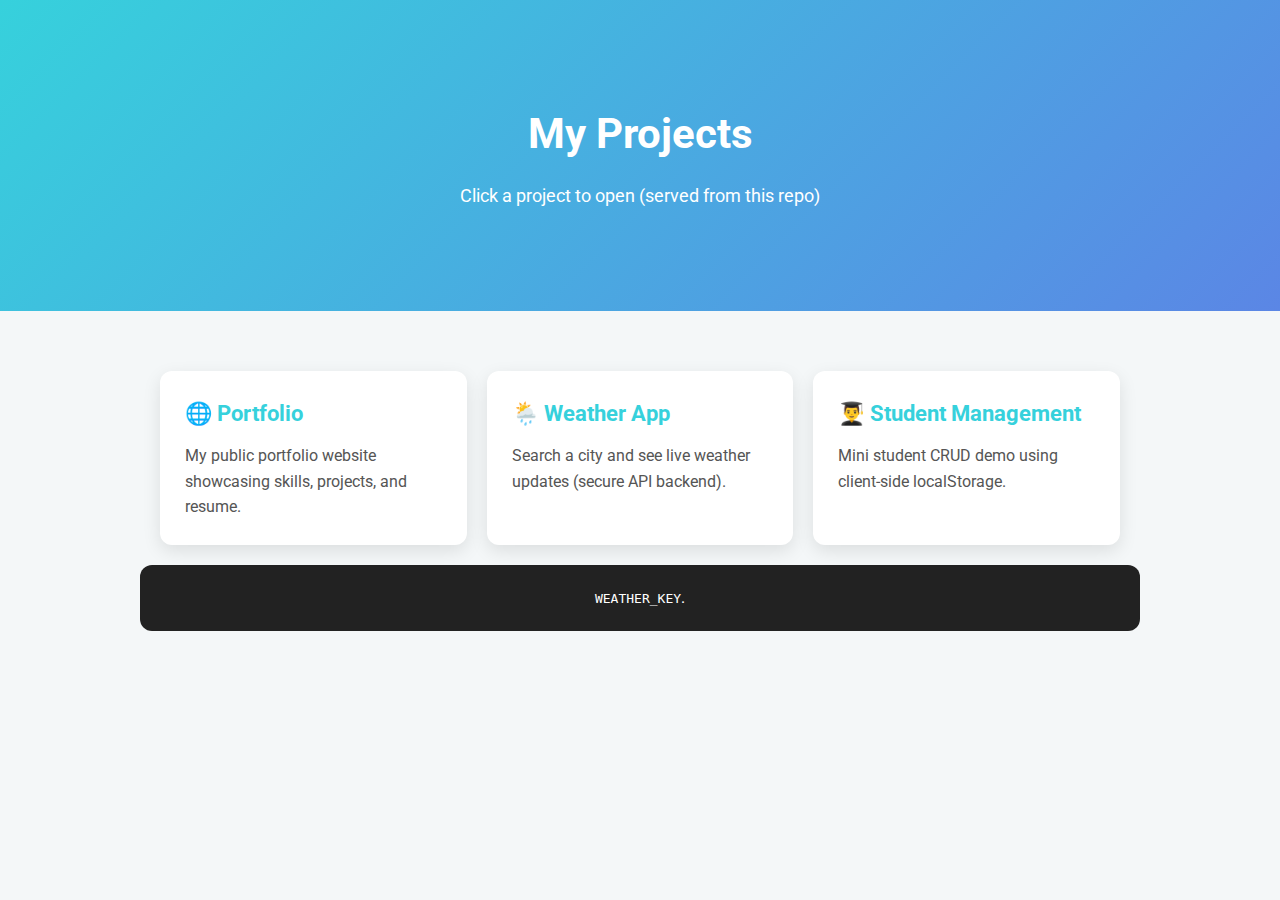
<file: index.html>
<!DOCTYPE html>
<html lang="en">
<head>
  <meta charset="UTF-8" />
  <meta name="viewport" content="width=device-width, initial-scale=1" />
  <title>My Projects | Mahil Dev</title>
  <link href="https://fonts.googleapis.com/css2?family=Roboto:wght@400;700&display=swap" rel="stylesheet">
  <style>
    * { box-sizing: border-box; margin: 0; padding: 0; }
    body { font-family: 'Roboto', sans-serif; background: #f4f7f8; color: #333; line-height: 1.6; }
    a { text-decoration: none; color: inherit; }

    /* Header */
    .hero { background: linear-gradient(135deg, #36d1dc, #5b86e5); color: #fff; padding: 80px 20px; text-align: center; }
    .hero h1 { font-size: 42px; margin-bottom: 15px; }
    .hero p { font-size: 18px; }

    /* Container */
    .container { max-width: 1000px; margin: 0 auto; padding: 20px; }

    /* Grid */
    .grid { display: grid; grid-template-columns: repeat(auto-fit, minmax(280px, 1fr)); gap: 20px; margin-top: 40px; }

    /* Cards */
    .card { background: #fff; padding: 25px; border-radius: 12px; box-shadow: 0 6px 18px rgba(0,0,0,0.1); transition: transform 0.3s, box-shadow 0.3s; }
    .card:hover { transform: translateY(-5px); box-shadow: 0 10px 25px rgba(0,0,0,0.15); }
    .card h2 { margin-bottom: 12px; font-size: 22px; color: #36d1dc; }
    .card p { font-size: 16px; color: #555; }

    /* Footer */
    footer { text-align: center; padding: 25px 20px; margin-top: 50px; background: #222; color: #fff; border-radius: 12px; }
    footer a { color: #36d1dc; transition: 0.3s; }
    footer a:hover { text-decoration: underline; }

    /* Responsive */
    @media(max-width: 600px){
      .hero h1 { font-size: 32px; }
      .card h2 { font-size: 20px; }
      .card p { font-size: 14px; }
    }
  </style>
</head>
<body>

  <!-- Header -->
  <header class="hero">
    <div class="container">
      <h1>My Projects</h1>
      <p>Click a project to open (served from this repo)</p>
    </div>
  </header>

  <!-- Main Grid -->
  <main class="container grid">
    <a class="card" href="portfolio/" target="_blank">
      <h2>🌐 Portfolio</h2>
      <p>My public portfolio website showcasing skills, projects, and resume.</p>
    </a>

    <a class="card" href="weather-app/" target="_blank">
      <h2>🌦️ Weather App</h2>
      <p>Search a city and see live weather updates (secure API backend).</p>
    </a>

    <a class="card" href="student-management/" target="_blank">
      <h2>👨‍🎓 Student Management</h2>
      <p>Mini student CRUD demo using client-side localStorage.</p>
    </a>
  </main>

  <!-- Footer -->
  <footer class="container">
    <p> <code>WEATHER_KEY</code>.</p>
  </footer>

</body>
</html>
</file>
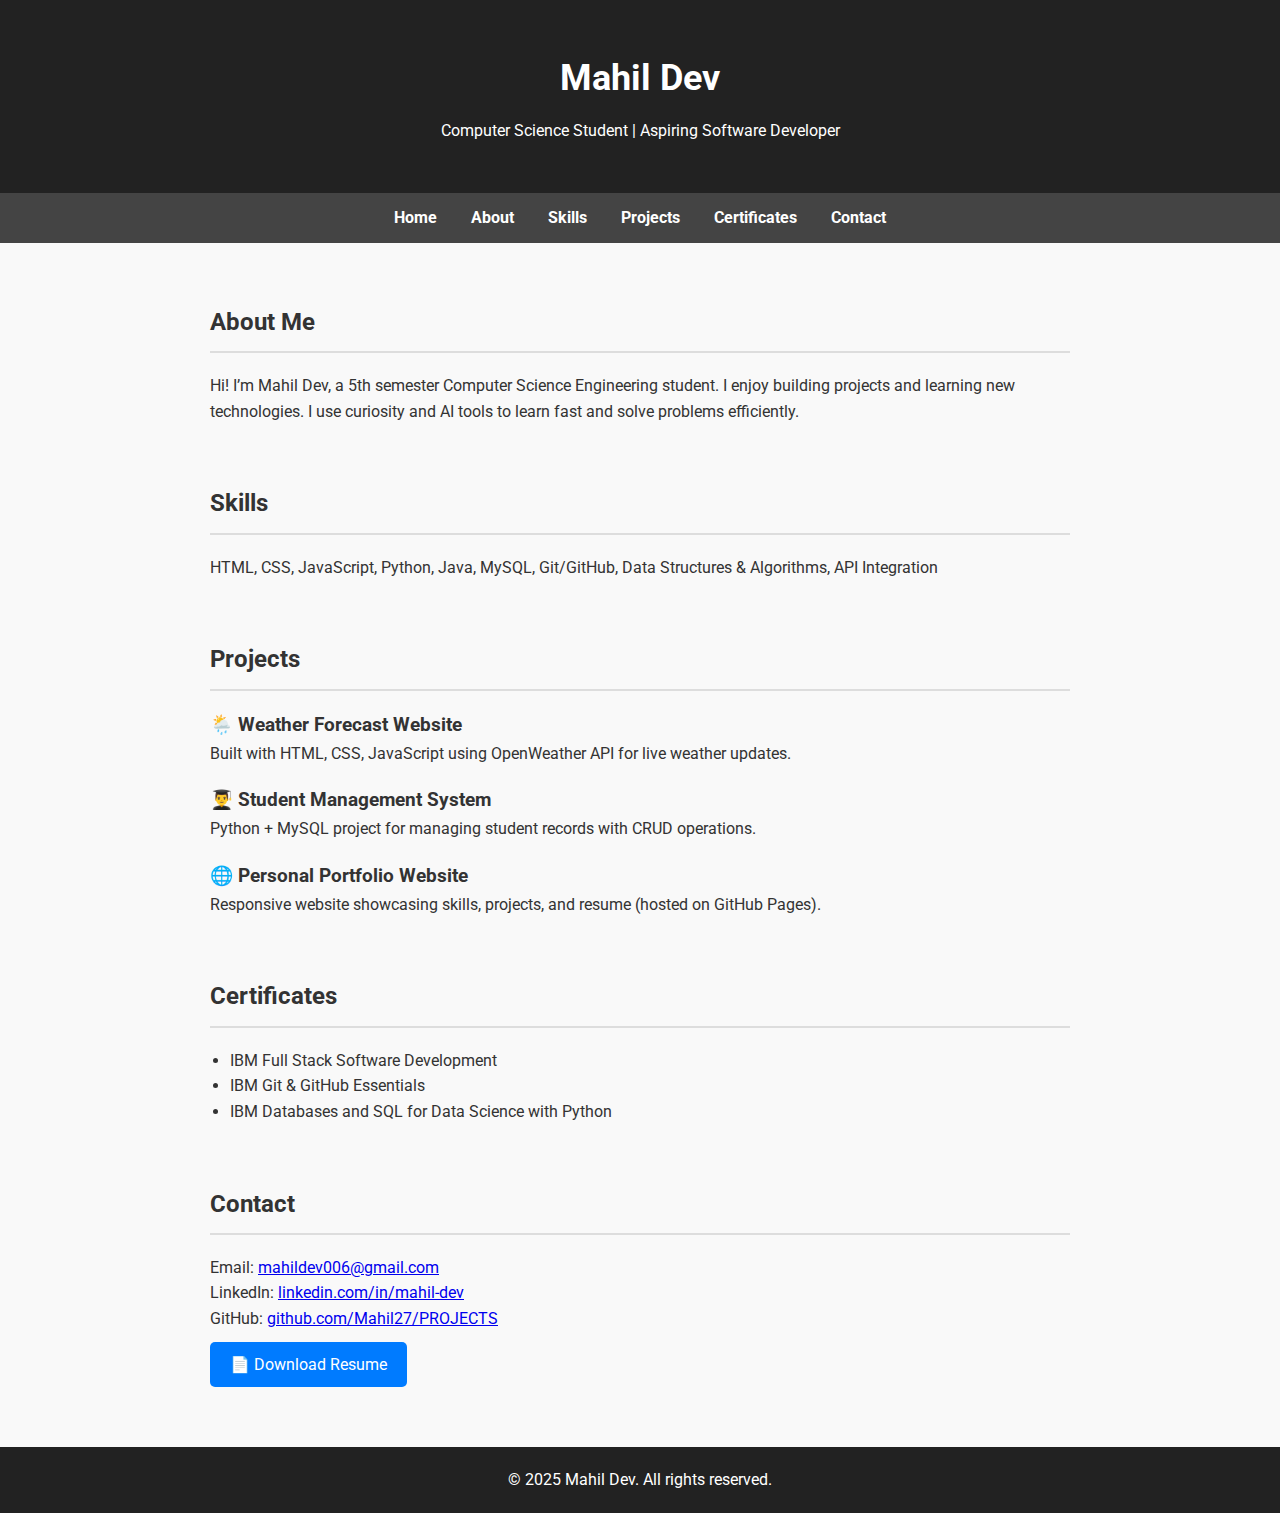
<file: Portfolio/index.html>
<!DOCTYPE html>
<html lang="en">
<head>
  <meta charset="UTF-8">
  <meta name="viewport" content="width=device-width, initial-scale=1.0">
  <title>Mahil Dev | Portfolio</title>
  <link href="https://fonts.googleapis.com/css2?family=Roboto:wght@400;700&display=swap" rel="stylesheet">
  <style>
    * { box-sizing: border-box; margin: 0; padding: 0; }
    body { font-family: 'Roboto', sans-serif; background: #f9f9f9; color: #333; line-height: 1.6; scroll-behavior: smooth; }
    header { background: #222; color: #fff; text-align: center; padding: 50px 20px; }
    header h1 { font-size: 36px; margin-bottom: 10px; }
    header p { font-size: 16px; }
    nav { text-align: center; background: #444; padding: 12px; position: sticky; top: 0; z-index: 100; }
    nav a { color: #fff; margin: 0 15px; text-decoration: none; font-weight: bold; }
    nav a:hover { text-decoration: underline; }
    section { max-width: 900px; margin: 60px auto; padding: 0 20px; }
    h2 { border-bottom: 2px solid #ddd; padding-bottom: 10px; margin-bottom: 20px; }
    .project, .certificate { margin-bottom: 20px; }
    .btn { display: inline-block; background: #007BFF; color: #fff; padding: 10px 20px; border-radius: 5px; text-decoration: none; margin-top: 10px; }
    .btn:hover { background: #0056b3; }
    footer { background: #222; color: #fff; text-align: center; padding: 20px; margin-top: 40px; }
    ul { list-style-type: disc; margin-left: 20px; }
  </style>
</head>
<body>
  <header id="home">
    <h1>Mahil Dev</h1>
    <p>Computer Science Student | Aspiring Software Developer</p>
  </header>
  <nav>
    <a href="#home">Home</a>
    <a href="#about">About</a>
    <a href="#skills">Skills</a>
    <a href="#projects">Projects</a>
    <a href="#certificates">Certificates</a>
    <a href="#contact">Contact</a>
  </nav>
  <section id="about">
    <h2>About Me</h2>
    <p>
      Hi! I’m Mahil Dev, a 5th semester Computer Science Engineering student. I enjoy building projects and learning new technologies.
      I use curiosity and AI tools to learn fast and solve problems efficiently.
    </p>
  </section>
  <section id="skills">
    <h2>Skills</h2>
    <p>HTML, CSS, JavaScript, Python, Java, MySQL, Git/GitHub, Data Structures & Algorithms, API Integration</p>
  </section>
  <section id="projects">
    <h2>Projects</h2>
    <div class="project">
      <h3>🌦️ Weather Forecast Website</h3>
      <p>Built with HTML, CSS, JavaScript using OpenWeather API for live weather updates.</p>
    </div>
    <div class="project">
      <h3>👨‍🎓 Student Management System</h3>
      <p>Python + MySQL project for managing student records with CRUD operations.</p>
    </div>
    <div class="project">
      <h3>🌐 Personal Portfolio Website</h3>
      <p>Responsive website showcasing skills, projects, and resume (hosted on GitHub Pages).</p>
    </div>
  </section>
  <section id="certificates">
    <h2>Certificates</h2>
    <ul>
      <li>IBM Full Stack Software Development</li>
      <li>IBM Git & GitHub Essentials</li>
      <li>IBM Databases and SQL for Data Science with Python</li>
    </ul>
  </section>
  <section id="contact">
    <h2>Contact</h2>
    <p>Email: <a href="mailto:mahildev006@gmail.com">mahildev006@gmail.com</a></p>
    <p>LinkedIn: <a href="https://www.linkedin.com/in/mahil-dev-00a297382/" target="_blank">linkedin.com/in/mahil-dev</a></p>
    <p>GitHub: <a href="https://github.com/Mahil27/PROJECTS" target="_blank">github.com/Mahil27/PROJECTS</a></p>
   <a class="btn" href="resume.pdf" target="_blank" download>📄 Download Resume</a>
  </section>
  <footer>
    <p>© 2025 Mahil Dev. All rights reserved.</p>
  </footer>
  <script>
    document.querySelectorAll('nav a').forEach(link => {
      link.addEventListener('click', function(e) {
        e.preventDefault();
        const target = document.querySelector(this.getAttribute('href'));
        target.scrollIntoView({ behavior: 'smooth' });
      });
    });
  </script>

</body>
</html>
</file>
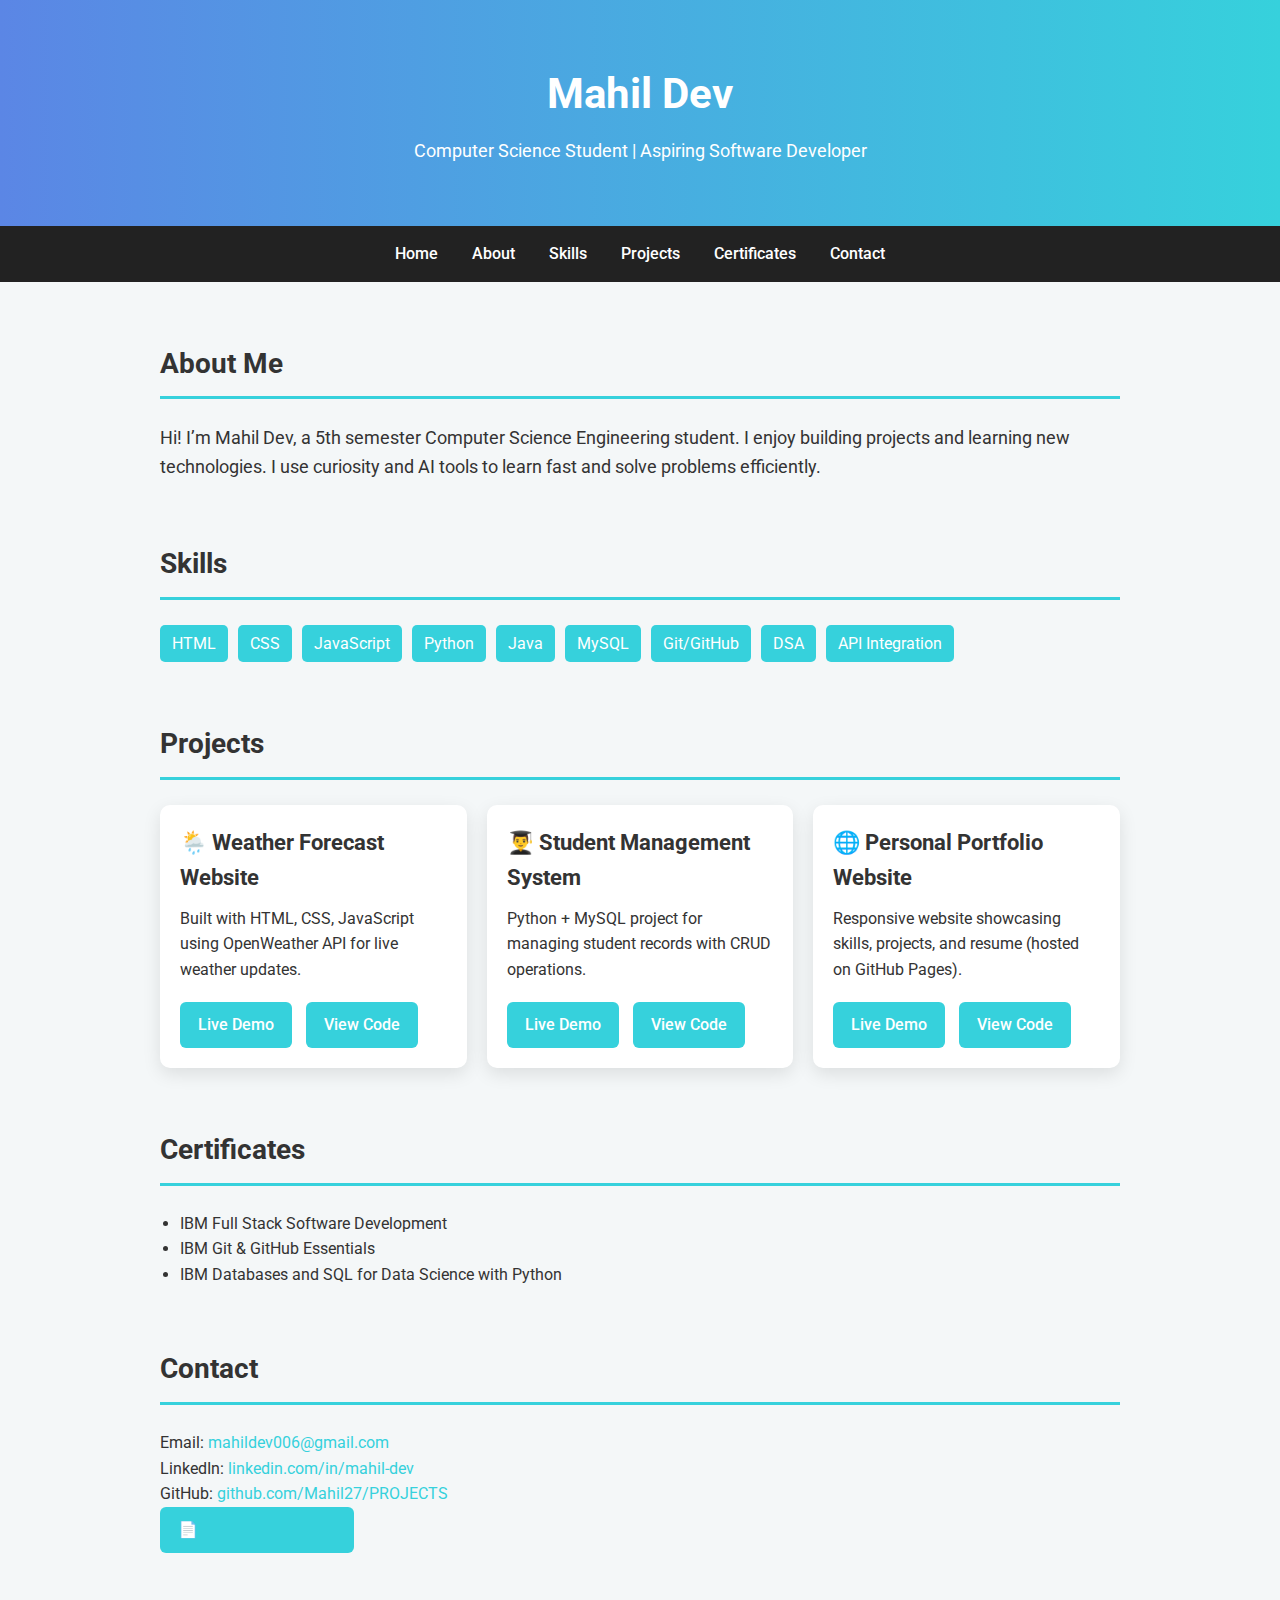
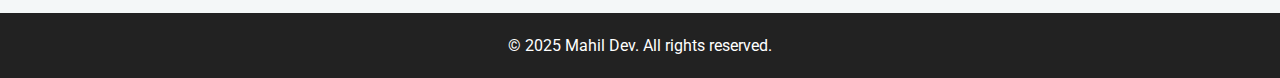
<file: portfolio/index.html>
<!DOCTYPE html>
<html lang="en">
<head>
  <meta charset="UTF-8">
  <meta name="viewport" content="width=device-width, initial-scale=1.0">
  <title>Mahil Dev | Portfolio</title>
  <link href="https://fonts.googleapis.com/css2?family=Roboto:wght@400;700&display=swap" rel="stylesheet">
  <style>
    * { box-sizing: border-box; margin: 0; padding: 0; }
    body { font-family: 'Roboto', sans-serif; background: #f4f7f8; color: #333; line-height: 1.6; scroll-behavior: smooth; }  
    header { background: linear-gradient(to right, #5b86e5, #36d1dc); color: #fff; text-align: center; padding: 60px 20px; }
    header h1 { font-size: 42px; margin-bottom: 10px; }
    header p { font-size: 18px; }
    nav { text-align: center; background: #222; padding: 15px; position: sticky; top: 0; z-index: 100; }
    nav a { color: #fff; margin: 0 15px; text-decoration: none; font-weight: 500; transition: 0.3s; }
    nav a:hover { color: #36d1dc; }
    section { max-width: 1000px; margin: 60px auto; padding: 0 20px; }
    h2 { border-bottom: 3px solid #36d1dc; padding-bottom: 10px; margin-bottom: 25px; font-size: 28px; }
    #about p, #skills p { font-size: 18px; }
    #skills p { display: flex; flex-wrap: wrap; gap: 10px; }
    #skills span { background: #36d1dc; color: #fff; padding: 6px 12px; border-radius: 5px; font-size: 16px; }
    .project-container { display: grid; grid-template-columns: repeat(auto-fit, minmax(300px, 1fr)); gap: 20px; }
    .project { background: #fff; padding: 20px; border-radius: 10px; box-shadow: 0 6px 18px rgba(0,0,0,0.1); transition: transform 0.3s, box-shadow 0.3s; }
    .project:hover { transform: translateY(-5px); box-shadow: 0 10px 25px rgba(0,0,0,0.15); }
    .project h3 { margin-bottom: 10px; font-size: 22px; }
    .project p { font-size: 16px; margin-bottom: 15px; }
    .project .btn { display: inline-block; margin-right: 10px; margin-top: 5px; }
    .btn { display: inline-block; background: #36d1dc; color: #fff; padding: 10px 18px; border-radius: 6px; text-decoration: none; font-weight: 500; transition: 0.3s; }
    .btn:hover { background: #5b86e5; }
    #certificates ul { list-style: disc; margin-left: 20px; font-size: 16px; }
    #contact p, #contact a { font-size: 16px; color: #333; }
    #contact a { text-decoration: none; color: #36d1dc; transition: 0.3s; }
    #contact a:hover { text-decoration: underline; }
    footer { background: #222; color: #fff; text-align: center; padding: 20px; margin-top: 40px; }
    @media(max-width: 600px){
      header h1 { font-size: 32px; }
      h2 { font-size: 24px; }
    }
  </style>
</head>
<body>
  <header id="home">
    <h1>Mahil Dev</h1>
    <p>Computer Science Student | Aspiring Software Developer</p>
  </header>
  <nav>
    <a href="#home">Home</a>
    <a href="#about">About</a>
    <a href="#skills">Skills</a>
    <a href="#projects">Projects</a>
    <a href="#certificates">Certificates</a>
    <a href="#contact">Contact</a>
  </nav>
  <section id="about">
    <h2>About Me</h2>
    <p>
      Hi! I’m Mahil Dev, a 5th semester Computer Science Engineering student. I enjoy building projects and learning new technologies.
      I use curiosity and AI tools to learn fast and solve problems efficiently.
    </p>
  </section>
  <section id="skills">
    <h2>Skills</h2>
    <p>
      <span>HTML</span><span>CSS</span><span>JavaScript</span><span>Python</span><span>Java</span>
      <span>MySQL</span><span>Git/GitHub</span><span>DSA</span><span>API Integration</span>
    </p>
  </section>
  <section id="projects">
    <h2>Projects</h2>
    <div class="project-container">

      <div class="project">
        <h3>🌦️ Weather Forecast Website</h3>
        <p>Built with HTML, CSS, JavaScript using OpenWeather API for live weather updates.</p>
        <a class="btn" href="https://mahil27.github.io/PROJECTS/" target="_blank">Live Demo</a>
        <a class="btn" href="https://github.com/Mahil27/PROJECTS" target="_blank">View Code</a>
      </div>

      <div class="project">
        <h3>👨‍🎓 Student Management System</h3>
        <p>Python + MySQL project for managing student records with CRUD operations.</p>
        <a class="btn" href="https://mahil27.github.io/PROJECTS/" target="_blank">Live Demo</a>
        <a class="btn" href="https://github.com/Mahil27/student-management-system" target="_blank">View Code</a>
      </div>

      <div class="project">
        <h3>🌐 Personal Portfolio Website</h3>
        <p>Responsive website showcasing skills, projects, and resume (hosted on GitHub Pages).</p>
        <a class="btn" href="https://mahil27.github.io/PROJECTS/" target="_blank">Live Demo</a>
        <a class="btn" href="https://github.com/Mahil27/PROJECTS" target="_blank">View Code</a>
      </div>

    </div>
  </section>
  <section id="certificates">
    <h2>Certificates</h2>
    <ul>
      <li>IBM Full Stack Software Development</li>
      <li>IBM Git & GitHub Essentials</li>
      <li>IBM Databases and SQL for Data Science with Python</li>
    </ul>
  </section>
  <section id="contact">
    <h2>Contact</h2>
    <p>Email: <a href="mailto:mahildev006@gmail.com">mahildev006@gmail.com</a></p>
    <p>LinkedIn: <a href="https://www.linkedin.com/in/mahil-dev-00a297382/" target="_blank">linkedin.com/in/mahil-dev</a></p>
    <p>GitHub: <a href="https://github.com/Mahil27/PROJECTS" target="_blank">github.com/Mahil27/PROJECTS</a></p>
    <a class="btn" href="resume.pdf" target="_blank" download>📄 Download Resume</a>
  </section>
  <footer>
    <p>© 2025 Mahil Dev. All rights reserved.</p>
  </footer>
  <script>
    document.querySelectorAll('nav a').forEach(link => {
      link.addEventListener('click', function(e) {
        e.preventDefault();
        const target = document.querySelector(this.getAttribute('href'));
        target.scrollIntoView({ behavior: 'smooth' });
      });
    });
  </script>

</body>
</html>
</file>
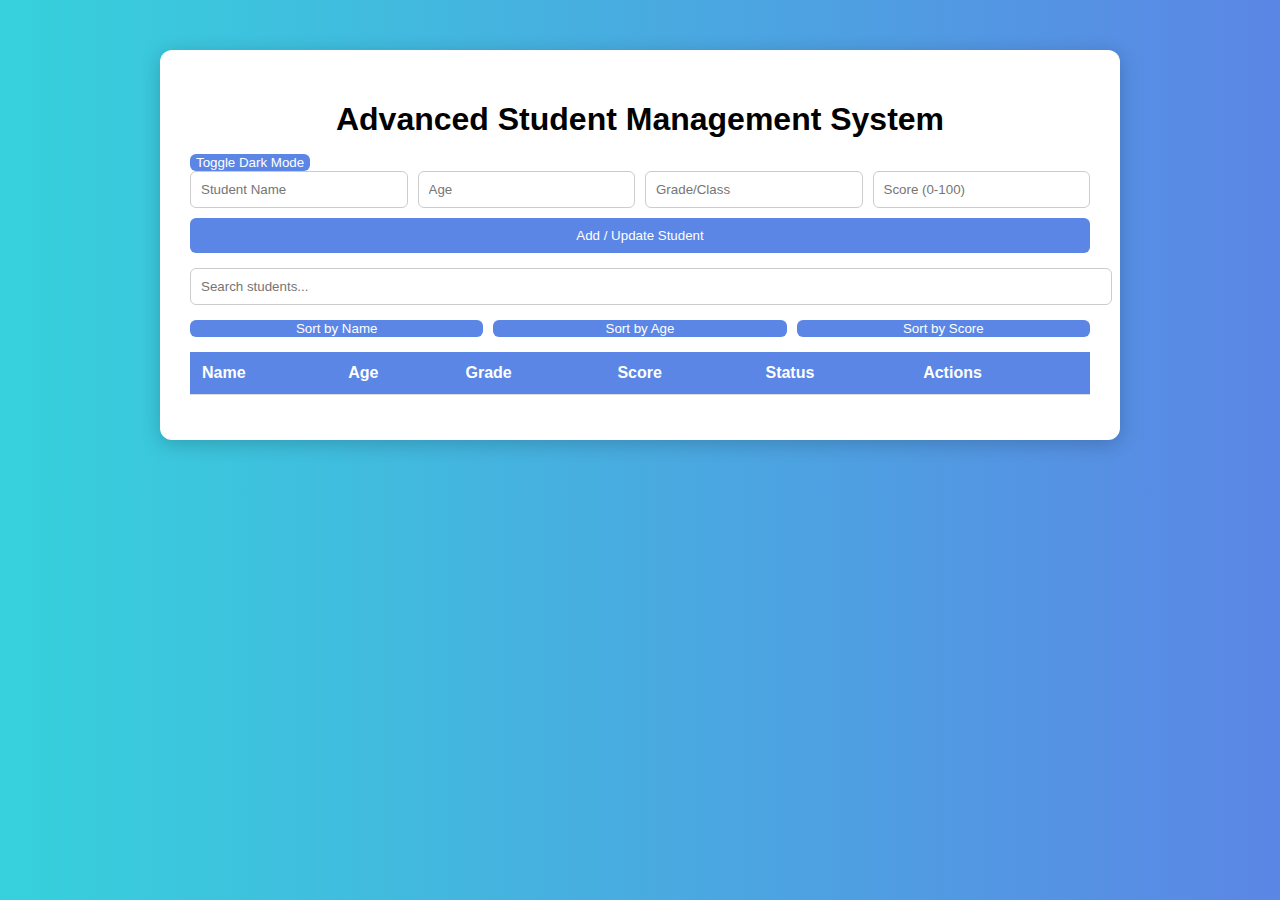
<file: student-management/index.html>
<!DOCTYPE html>
<html lang="en">
<head>
<meta charset="UTF-8">
<meta name="viewport" content="width=device-width, initial-scale=1.0">
<title>Advanced Student Management</title>
<link rel="stylesheet" href="style.css">
</head>
<body>
<div class="container">
  <h1>Advanced Student Management System</h1>
  <button id="darkModeBtn">Toggle Dark Mode</button>
  <form id="studentForm">
    <input type="hidden" id="studentId">
    <input type="text" id="name" placeholder="Student Name" required>
    <input type="number" id="age" placeholder="Age" required>
    <input type="text" id="grade" placeholder="Grade/Class" required>
    <input type="number" id="score" placeholder="Score (0-100)" required>
    <button type="submit">Add / Update Student</button>
  </form>
  <input type="text" id="search" placeholder="Search students...">
  <div class="sort-buttons">
    <button onclick="sortStudents('name')">Sort by Name</button>
    <button onclick="sortStudents('age')">Sort by Age</button>
    <button onclick="sortStudents('score')">Sort by Score</button>
  </div>
  <table>
    <thead>
      <tr>
        <th>Name</th>
        <th>Age</th>
        <th>Grade</th>
        <th>Score</th>
        <th>Status</th>
        <th>Actions</th>
      </tr>
    </thead>
    <tbody id="studentList"></tbody>
  </table>
  <div id="pagination"></div>
</div>

<script src="script.js"></script>
</body>
</html>
</file>
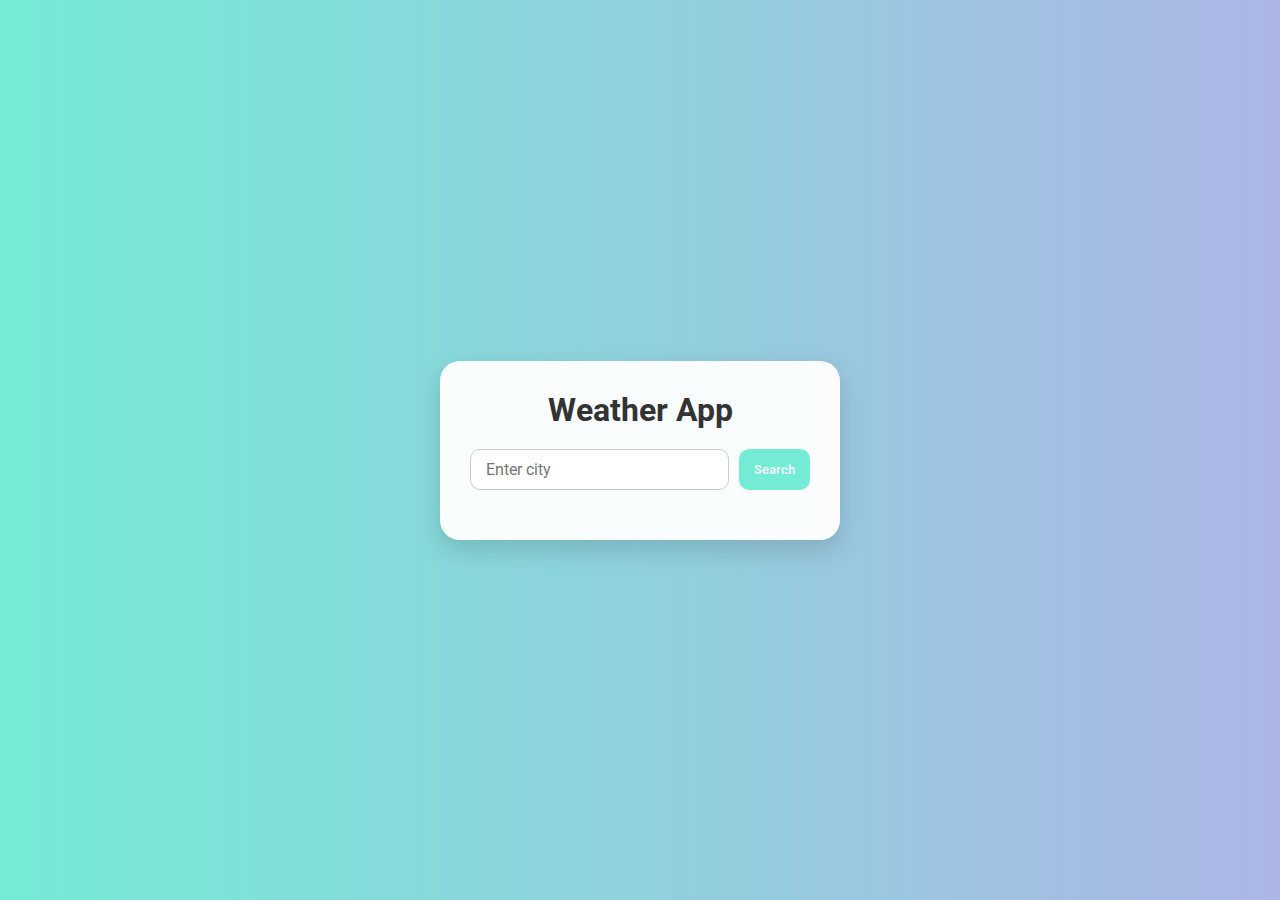
<file: weather-app/index.html>
<!DOCTYPE html>
<html lang="en">
<head>
  <meta charset="UTF-8">
  <meta name="viewport" content="width=device-width, initial-scale=1.0">
  <title>Weather App</title>
  <link href="https://fonts.googleapis.com/css2?family=Roboto:wght@400;500;700&display=swap" rel="stylesheet">
  <style>
    * { box-sizing: border-box; margin:0; padding:0; font-family: 'Roboto', sans-serif; }
    body {
      background: linear-gradient(to right, #74ebd5, #ACB6E5);
      min-height: 100vh;
      display: flex;
      align-items: center;
      justify-content: center;
      padding: 20px;
    }

    .weather-container {
      background: rgba(255, 255, 255, 0.95);
      border-radius: 20px;
      padding: 30px;
      width: 100%;
      max-width: 400px;
      box-shadow: 0 10px 25px rgba(0,0,0,0.15);
      text-align: center;
    }

    h1 { margin-bottom: 20px; font-weight: 700; color: #333; }

    form {
      display: flex;
      gap: 10px;
      margin-bottom: 20px;
    }

    input[type="text"] {
      flex: 1;
      padding: 10px 15px;
      border-radius: 10px;
      border: 1px solid #ccc;
      font-size: 16px;
      transition: all 0.3s ease;
    }

    input[type="text"]:focus {
      outline: none;
      border-color: #74ebd5;
      box-shadow: 0 0 8px rgba(116,235,213,0.5);
    }

    button {
      padding: 10px 15px;
      border: none;
      background: #74ebd5;
      color: #fff;
      font-weight: 500;
      border-radius: 10px;
      cursor: pointer;
      transition: all 0.3s ease;
    }

    button:hover { background: #4ac9b5; }

    #error {
      color: #ff4d4f;
      margin-bottom: 10px;
      font-weight: 500;
      display: none;
    }

    #result {
      display: none;
      text-align: center;
      margin-top: 10px;
    }

    .weather-row {
      display: flex;
      align-items: center;
      gap: 15px;
      justify-content: center;
    }

    .weather-temp {
      font-size: 36px;
      font-weight: 700;
      color: #333;
    }

    .small { color: #555; font-size: 14px; }

    img { width: 80px; height: 80px; }

    @media (max-width: 500px) {
      .weather-container { padding: 20px; }
      .weather-temp { font-size: 28px; }
      img { width: 60px; height: 60px; }
    }
  </style>
</head>
<body>

  <div class="weather-container">
    <h1>Weather App</h1>
    <form id="searchForm">
      <input type="text" id="city" placeholder="Enter city">
      <button type="submit">Search</button>
    </form>
    <div id="error"></div>
    <div id="result"></div>
  </div>

  <script>
    const form = document.getElementById('searchForm');
    const cityInput = document.getElementById('city');
    const result = document.getElementById('result');
    const errorEl = document.getElementById('error');

    const API_KEY = '2d67759607eab8c39e30920199f959f4'; // your key

    function showError(msg) {
      errorEl.textContent = msg;
      errorEl.style.display = 'block';
      result.style.display = 'none';
    }

    function showResult(data) {
      errorEl.style.display = 'none';
      result.style.display = 'block';

      if (!data || (data.cod && data.cod !== 200)) {
        result.innerHTML = `<p>Could not find weather for that city.</p>`;
        return;
      }

      const icon = data.weather?.[0]?.icon || '';
      result.innerHTML = `
        <div class="weather-row">
          <img src="https://openweathermap.org/img/wn/${icon}@2x.png" alt="Weather Icon">
          <div>
            <div class="weather-temp">${Math.round(data.main.temp)}°C</div>
            <div class="small">${data.name}, ${data.sys?.country || ''} • ${data.weather?.[0]?.description || ''}</div>
          </div>
        </div>
        <div style="margin-top:12px" class="small">
          Feels like: ${Math.round(data.main.feels_like)}°C • Humidity: ${data.main.humidity}% • Wind: ${data.wind.speed} m/s
        </div>
      `;
    }

    form.addEventListener('submit', async e => {
      e.preventDefault();
      const city = cityInput.value.trim();
      if (!city) return;

      result.style.display = 'none';
      errorEl.style.display = 'none';

      try {
        const res = await fetch(
          `https://api.openweathermap.org/data/2.5/weather?q=${encodeURIComponent(city)}&units=metric&appid=${API_KEY}`
        );
        const data = await res.json();
        if (!res.ok) showError(data?.message || 'Failed to fetch');
        else showResult(data);
      } catch(err) {
        showError('Network error or invalid API key.');
        console.error(err);
      }
    });
  </script>

</body>
</html>
</file>
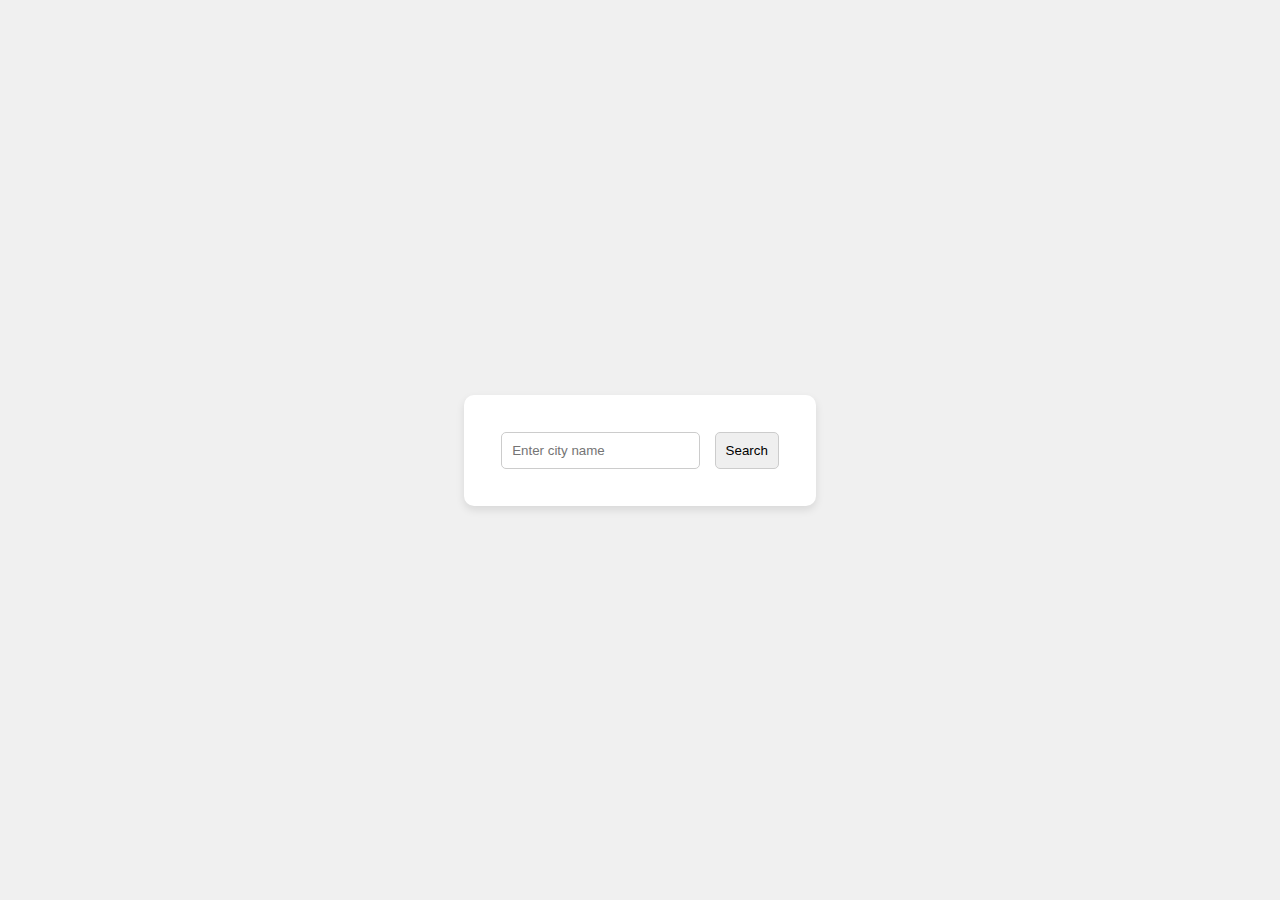
<file: Weather-Forecast-Website/index.html>
<!DOCTYPE html>
<html lang="en">
<head>
    <meta charset="UTF-8">
    <meta name="viewport" content="width=device-width, initial-scale=1.0">
    <title>Weather App</title>
    <link rel="stylesheet" href="style.css">
</head>
<body>
    <div class="weather-card">
        <input type="text" id="city-input" placeholder="Enter city name">
        <button id="search-btn">Search</button>
        <div id="weather-info" style="display: none;">
            <h2 id="city-name"></h2>
            <p id="temp"></p>
            <p id="description"></p>
        </div>
        <p id="error-message" style="display: none; color: red;"></p>
    </div>
    <script src="script.js"></script>
</body>
</html>
</file>
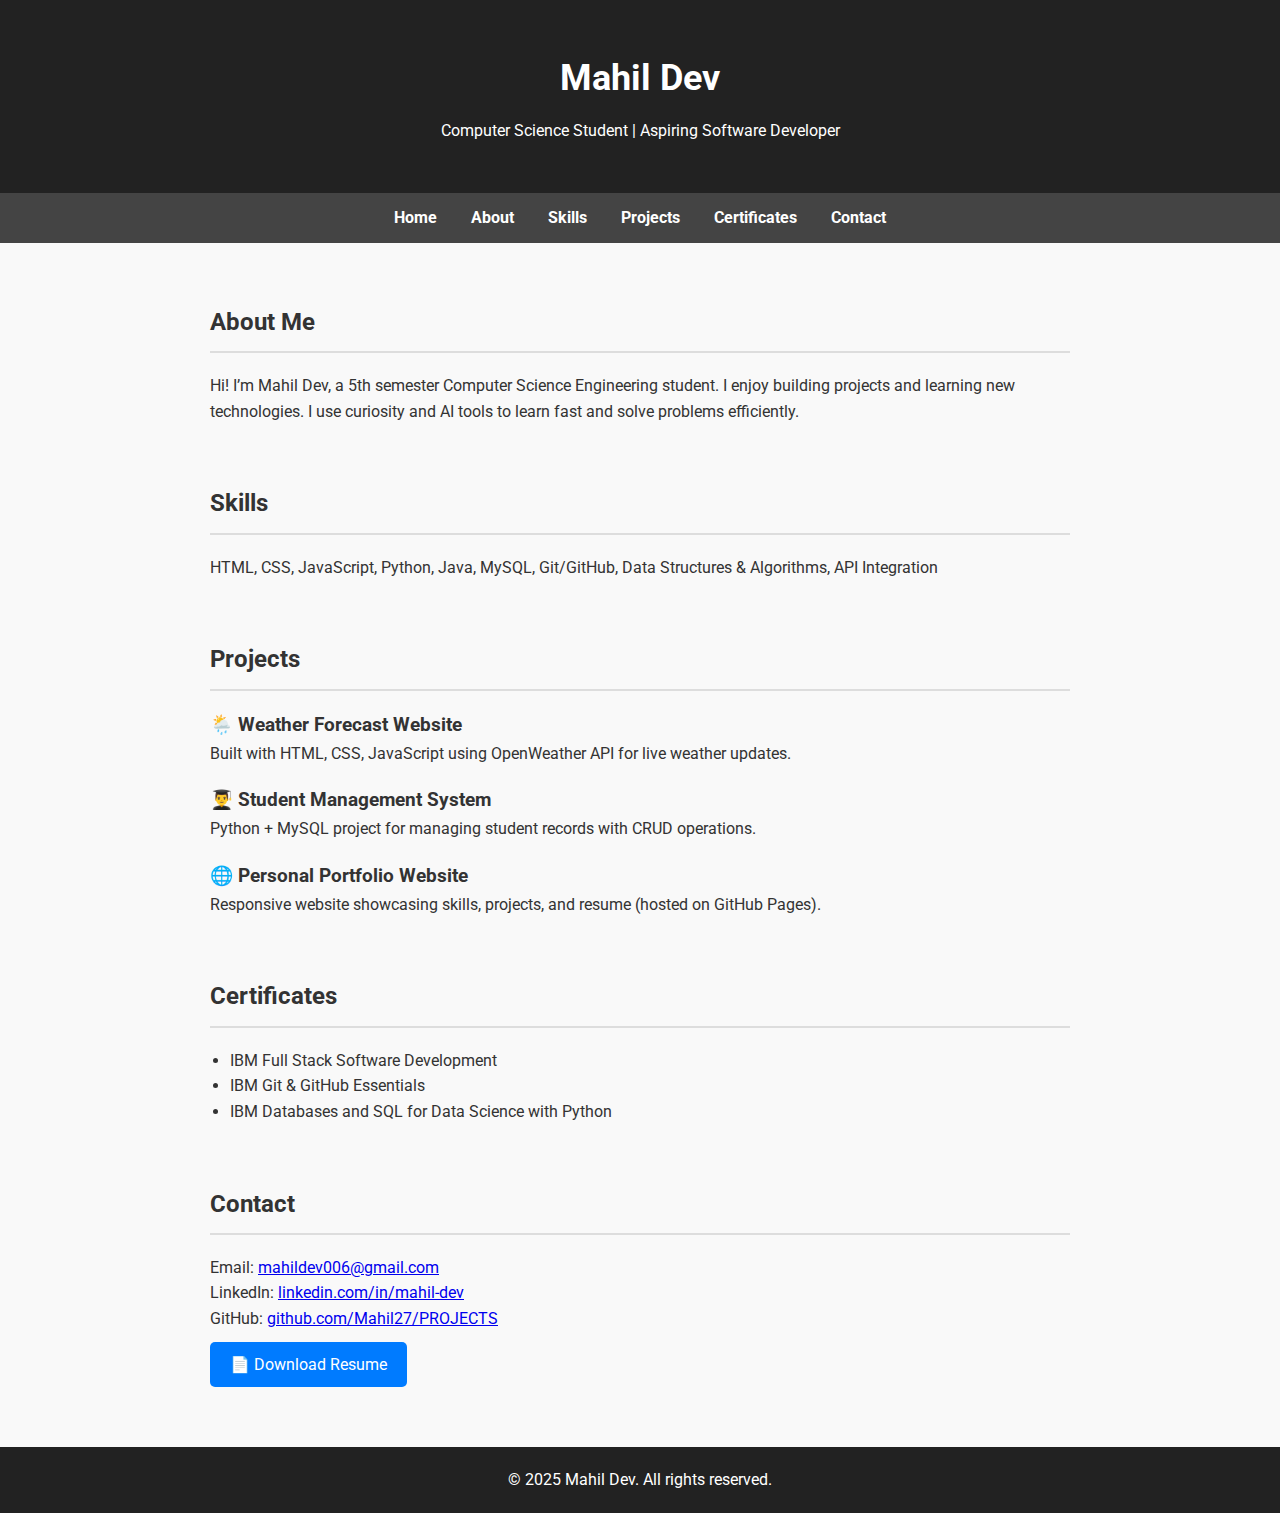
<file: portfolio.html>
<!DOCTYPE html>
<html lang="en">
<head>
  <meta charset="UTF-8">
  <meta name="viewport" content="width=device-width, initial-scale=1.0">
  <title>Mahil Dev | Portfolio</title>
  <link href="https://fonts.googleapis.com/css2?family=Roboto:wght@400;700&display=swap" rel="stylesheet">
  <style>
    * { box-sizing: border-box; margin: 0; padding: 0; }
    body { font-family: 'Roboto', sans-serif; background: #f9f9f9; color: #333; line-height: 1.6; scroll-behavior: smooth; }
    header { background: #222; color: #fff; text-align: center; padding: 50px 20px; }
    header h1 { font-size: 36px; margin-bottom: 10px; }
    header p { font-size: 16px; }
    nav { text-align: center; background: #444; padding: 12px; position: sticky; top: 0; z-index: 100; }
    nav a { color: #fff; margin: 0 15px; text-decoration: none; font-weight: bold; }
    nav a:hover { text-decoration: underline; }
    section { max-width: 900px; margin: 60px auto; padding: 0 20px; }
    h2 { border-bottom: 2px solid #ddd; padding-bottom: 10px; margin-bottom: 20px; }
    .project, .certificate { margin-bottom: 20px; }
    .btn { display: inline-block; background: #007BFF; color: #fff; padding: 10px 20px; border-radius: 5px; text-decoration: none; margin-top: 10px; }
    .btn:hover { background: #0056b3; }
    footer { background: #222; color: #fff; text-align: center; padding: 20px; margin-top: 40px; }
    ul { list-style-type: disc; margin-left: 20px; }
  </style>
</head>
<body>

  <header id="home">
    <h1>Mahil Dev</h1>
    <p>Computer Science Student | Aspiring Software Developer</p>
  </header>

  <nav>
    <a href="#home">Home</a>
    <a href="#about">About</a>
    <a href="#skills">Skills</a>
    <a href="#projects">Projects</a>
    <a href="#certificates">Certificates</a>
    <a href="#contact">Contact</a>
  </nav>

  <section id="about">
    <h2>About Me</h2>
    <p>
      Hi! I’m Mahil Dev, a 5th semester Computer Science Engineering student. I enjoy building projects and learning new technologies.
      I use curiosity and AI tools to learn fast and solve problems efficiently.
    </p>
  </section>

  <section id="skills">
    <h2>Skills</h2>
    <p>HTML, CSS, JavaScript, Python, Java, MySQL, Git/GitHub, Data Structures & Algorithms, API Integration</p>
  </section>

  <section id="projects">
    <h2>Projects</h2>
    <div class="project">
      <h3>🌦️ Weather Forecast Website</h3>
      <p>Built with HTML, CSS, JavaScript using OpenWeather API for live weather updates.</p>
    </div>
    <div class="project">
      <h3>👨‍🎓 Student Management System</h3>
      <p>Python + MySQL project for managing student records with CRUD operations.</p>
    </div>
    <div class="project">
      <h3>🌐 Personal Portfolio Website</h3>
      <p>Responsive website showcasing skills, projects, and resume (hosted on GitHub Pages).</p>
    </div>
  </section>

  <section id="certificates">
    <h2>Certificates</h2>
    <ul>
      <li>IBM Full Stack Software Development</li>
      <li>IBM Git & GitHub Essentials</li>
      <li>IBM Databases and SQL for Data Science with Python</li>
    </ul>
  </section>

  <section id="contact">
    <h2>Contact</h2>
    <p>Email: <a href="mailto:mahildev006@gmail.com">mahildev006@gmail.com</a></p>
    <p>LinkedIn: <a href="https://www.linkedin.com/in/mahil-dev-00a297382/" target="_blank">linkedin.com/in/mahil-dev</a></p>
    <p>GitHub: <a href="https://github.com/Mahil27/PROJECTS" target="_blank">github.com/Mahil27/PROJECTS</a></p>
   <a class="btn" href="resume.pdf" target="_blank" download>📄 Download Resume</a>

  </section>

  <footer>
    <p>© 2025 Mahil Dev. All rights reserved.</p>
  </footer>

  <!-- Smooth scroll JS -->
  <script>
    document.querySelectorAll('nav a').forEach(link => {
      link.addEventListener('click', function(e) {
        e.preventDefault();
        const target = document.querySelector(this.getAttribute('href'));
        target.scrollIntoView({ behavior: 'smooth' });
      });
    });
  </script>

</body>
</html>
</file>
<file: student-management/style.css>
/* Basic styling */
body {
  font-family: Arial, sans-serif;
  background: linear-gradient(to right, #36d1dc, #5b86e5);
  margin:0; padding:0;
  transition: background 0.3s, color 0.3s;
}
.container {
  max-width: 900px;
  margin: 50px auto;
  background: #fff;
  padding: 30px;
  border-radius: 12px;
  box-shadow: 0 4px 20px rgba(0,0,0,0.2);
}
h1 { text-align: center; margin-bottom: 15px; }

form, .sort-buttons {
  display: flex; flex-wrap: wrap; gap: 10px; margin-bottom: 15px;
}

form input[type="text"], form input[type="number"], form button {
  padding: 10px; border-radius: 6px; border: 1px solid #ccc;
}

form input[type="text"], form input[type="number"] {
  flex: 1 1 120px;
}

form button, .sort-buttons button, #darkModeBtn {
  flex: 1 1 120px; cursor: pointer; border: none; border-radius: 6px;
  background:#5b86e5; color:#fff; transition: background 0.3s;
}
form button:hover, .sort-buttons button:hover, #darkModeBtn:hover { background: #36d1dc; }

#search {
  width: 100%; padding: 10px; border-radius: 6px; border: 1px solid #ccc; margin-bottom: 15px;
}

table {
  width: 100%; border-collapse: collapse; margin-bottom: 15px;
}
table th, table td { padding: 12px; text-align: left; border-bottom: 1px solid #ddd; }
table th { background: #5b86e5; color: #fff; }

.action-btn { padding:6px 10px; border:none; border-radius:6px; cursor:pointer; margin-right:5px; }
.edit-btn { background:#ffc107; color:#fff; } .edit-btn:hover { background:#e0a800; }
.delete-btn { background:#dc3545; color:#fff; } .delete-btn:hover { background:#c82333; }

.status-pass { color: green; font-weight: bold; }
.status-fail { color: red; font-weight: bold; }

#pagination { display:flex; justify-content:center; gap:10px; margin-top:10px; }
.page-btn { padding:6px 10px; cursor:pointer; border:1px solid #ccc; border-radius:6px; }
.page-btn.active { background:#5b86e5; color:#fff; border:none; }

body.dark-mode { background:#121212; color:#fff; }
body.dark-mode .container { background:#1e1e1e; }
body.dark-mode table th { background:#36d1dc; }
body.dark-mode form button, body.dark-mode .sort-buttons button, body.dark-mode #darkModeBtn { background:#36d1dc; }
</file>
<file: Weather-Forecast-Website/style.css>
body {
    font-family: Arial, sans-serif;
    display: flex;
    justify-content: center;
    align-items: center;
    height: 100vh;
    background: #f0f0f0;
    margin: 0;
}
.weather-card {
    background: white;
    padding: 2em;
    border-radius: 10px;
    box-shadow: 0 4px 8px rgba(0, 0, 0, 0.1);
    text-align: center;
}
input, button {
    padding: 10px;
    margin: 5px;
    border: 1px solid #ccc;
    border-radius: 5px;
}
#weather-info {
    margin-top: 1em;
}
</file>
